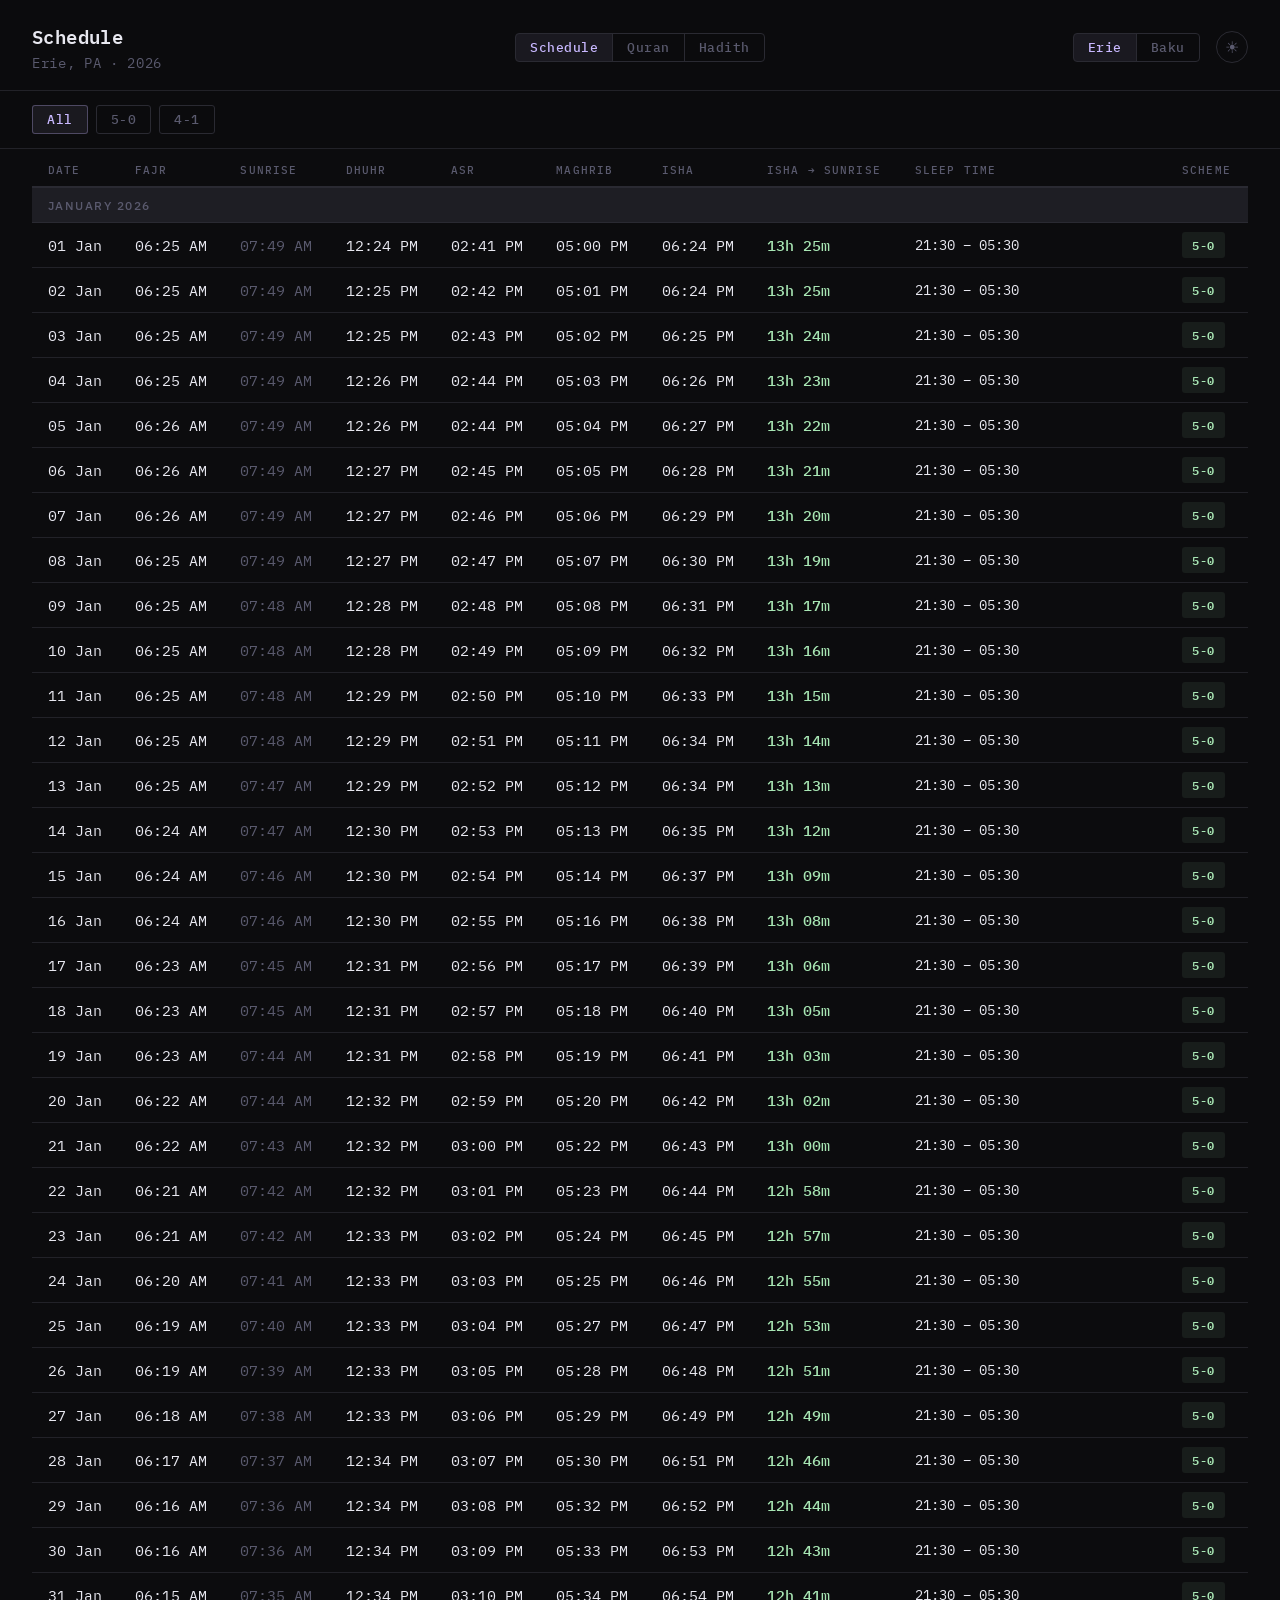
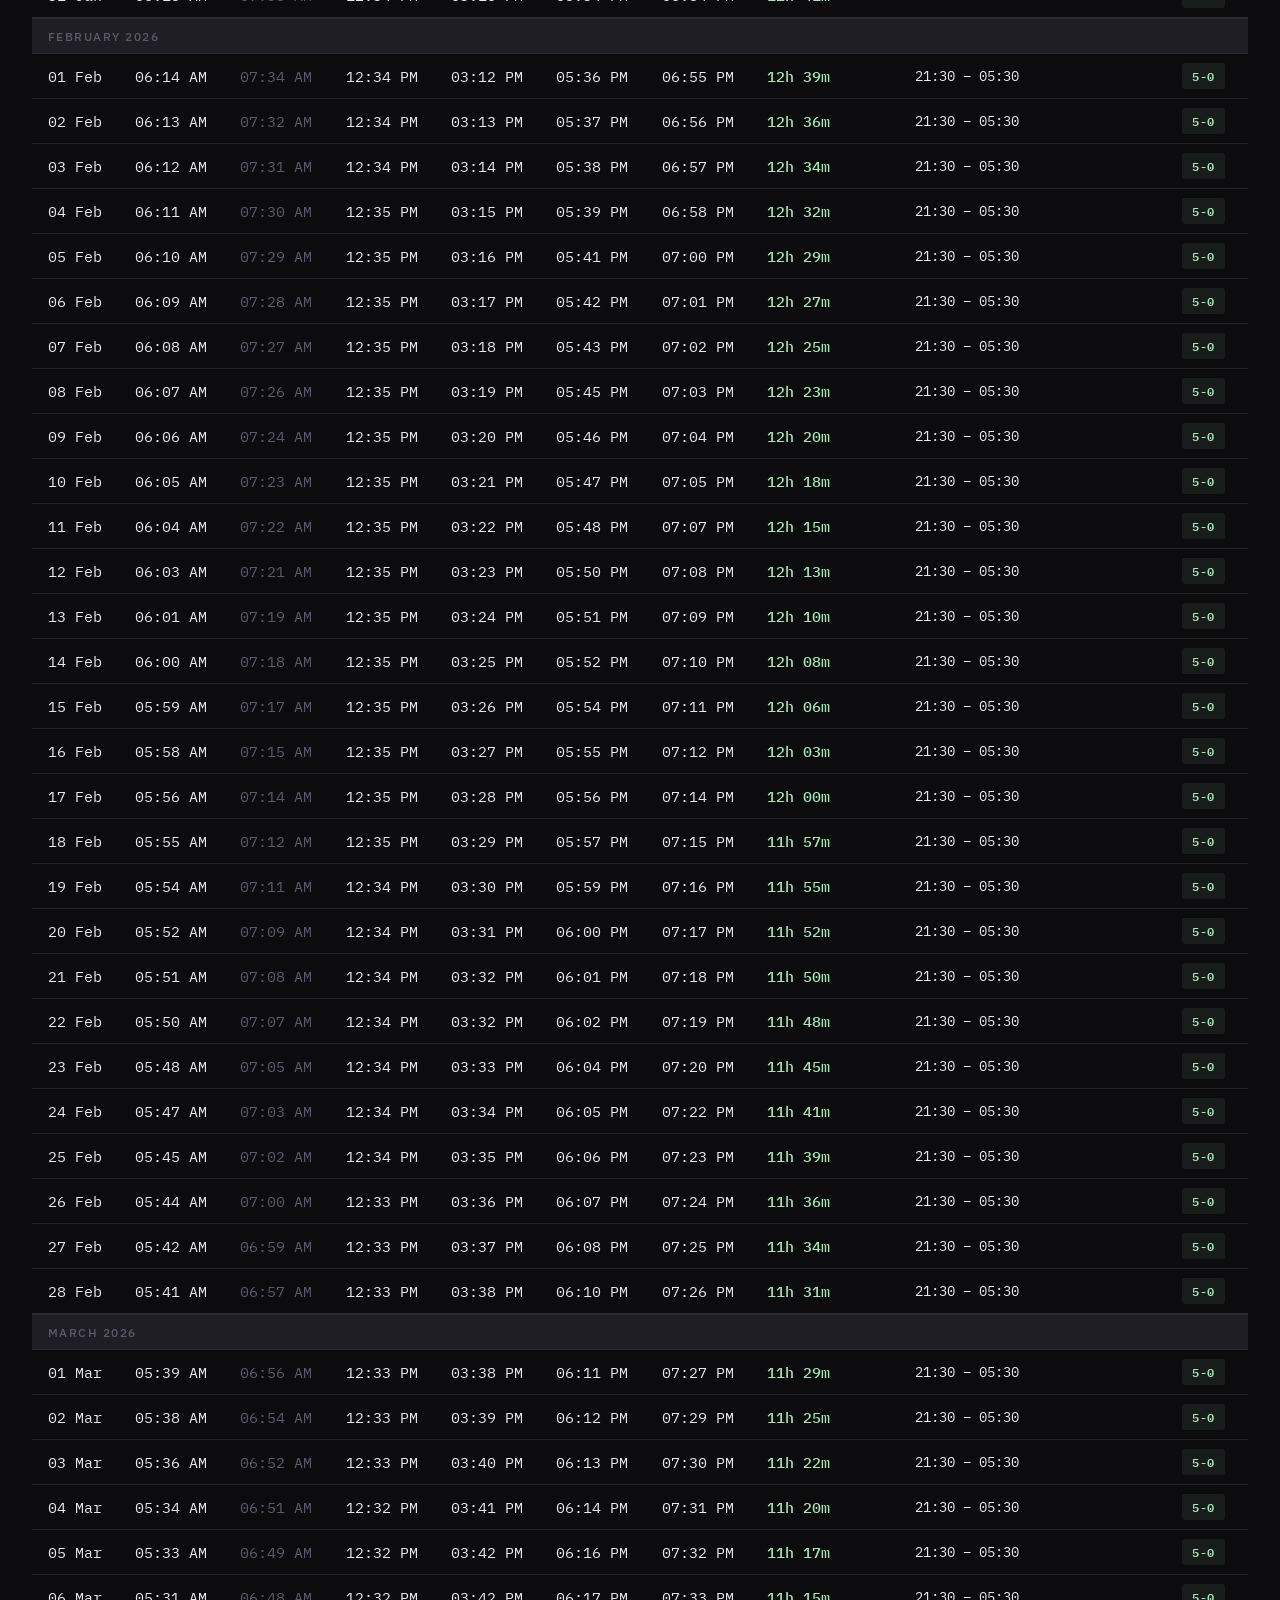
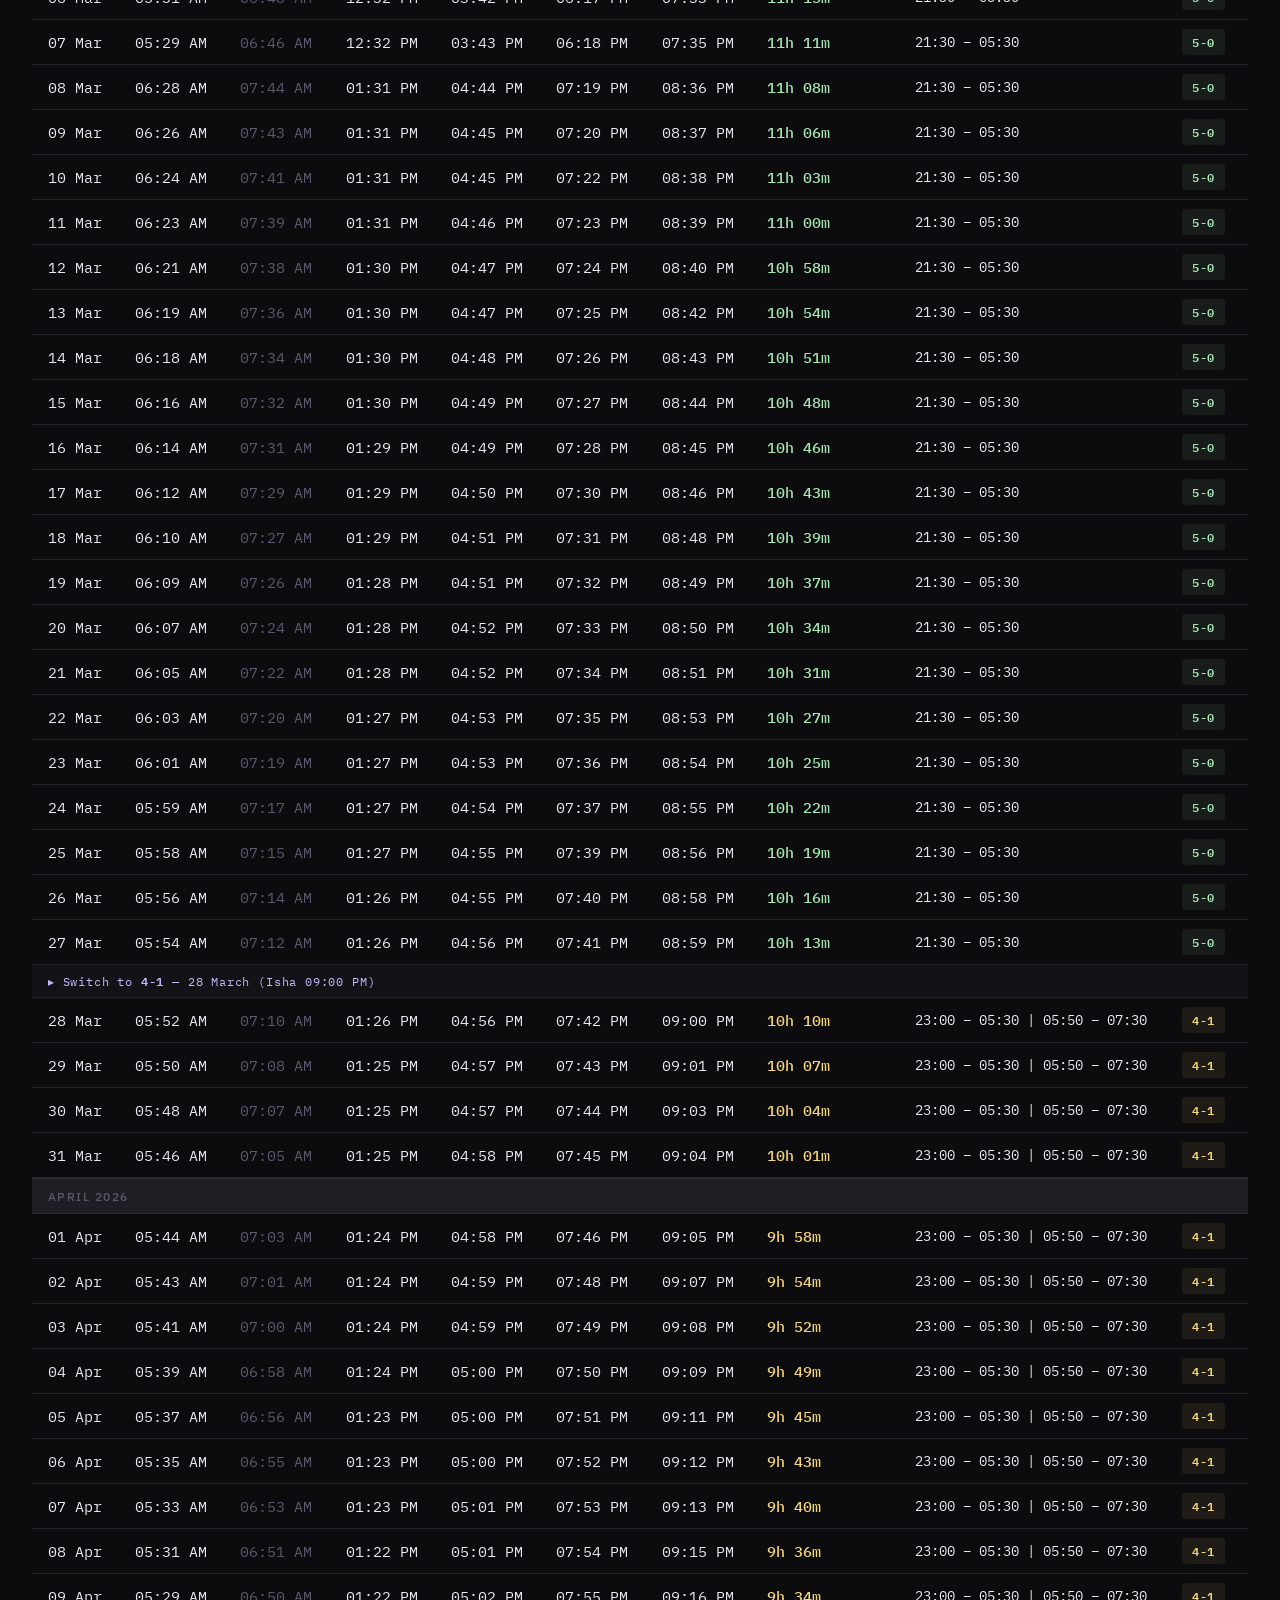
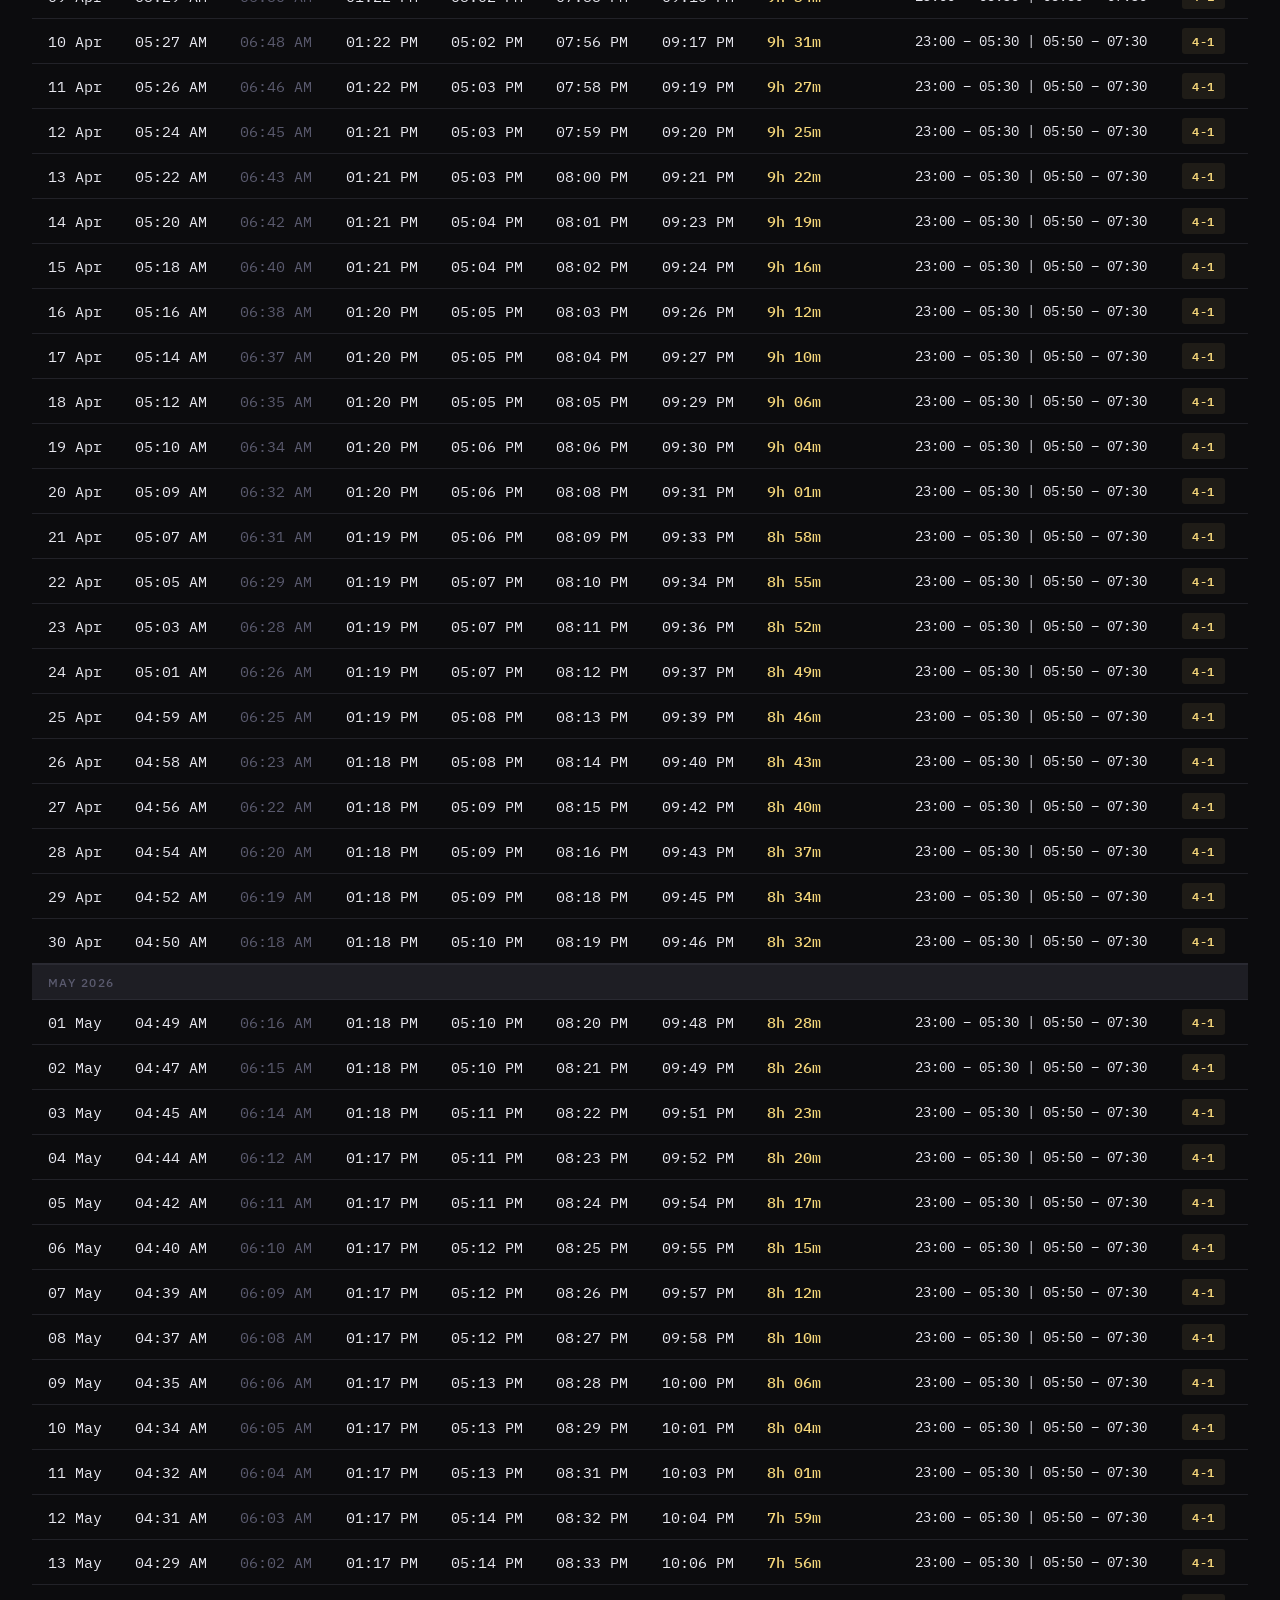
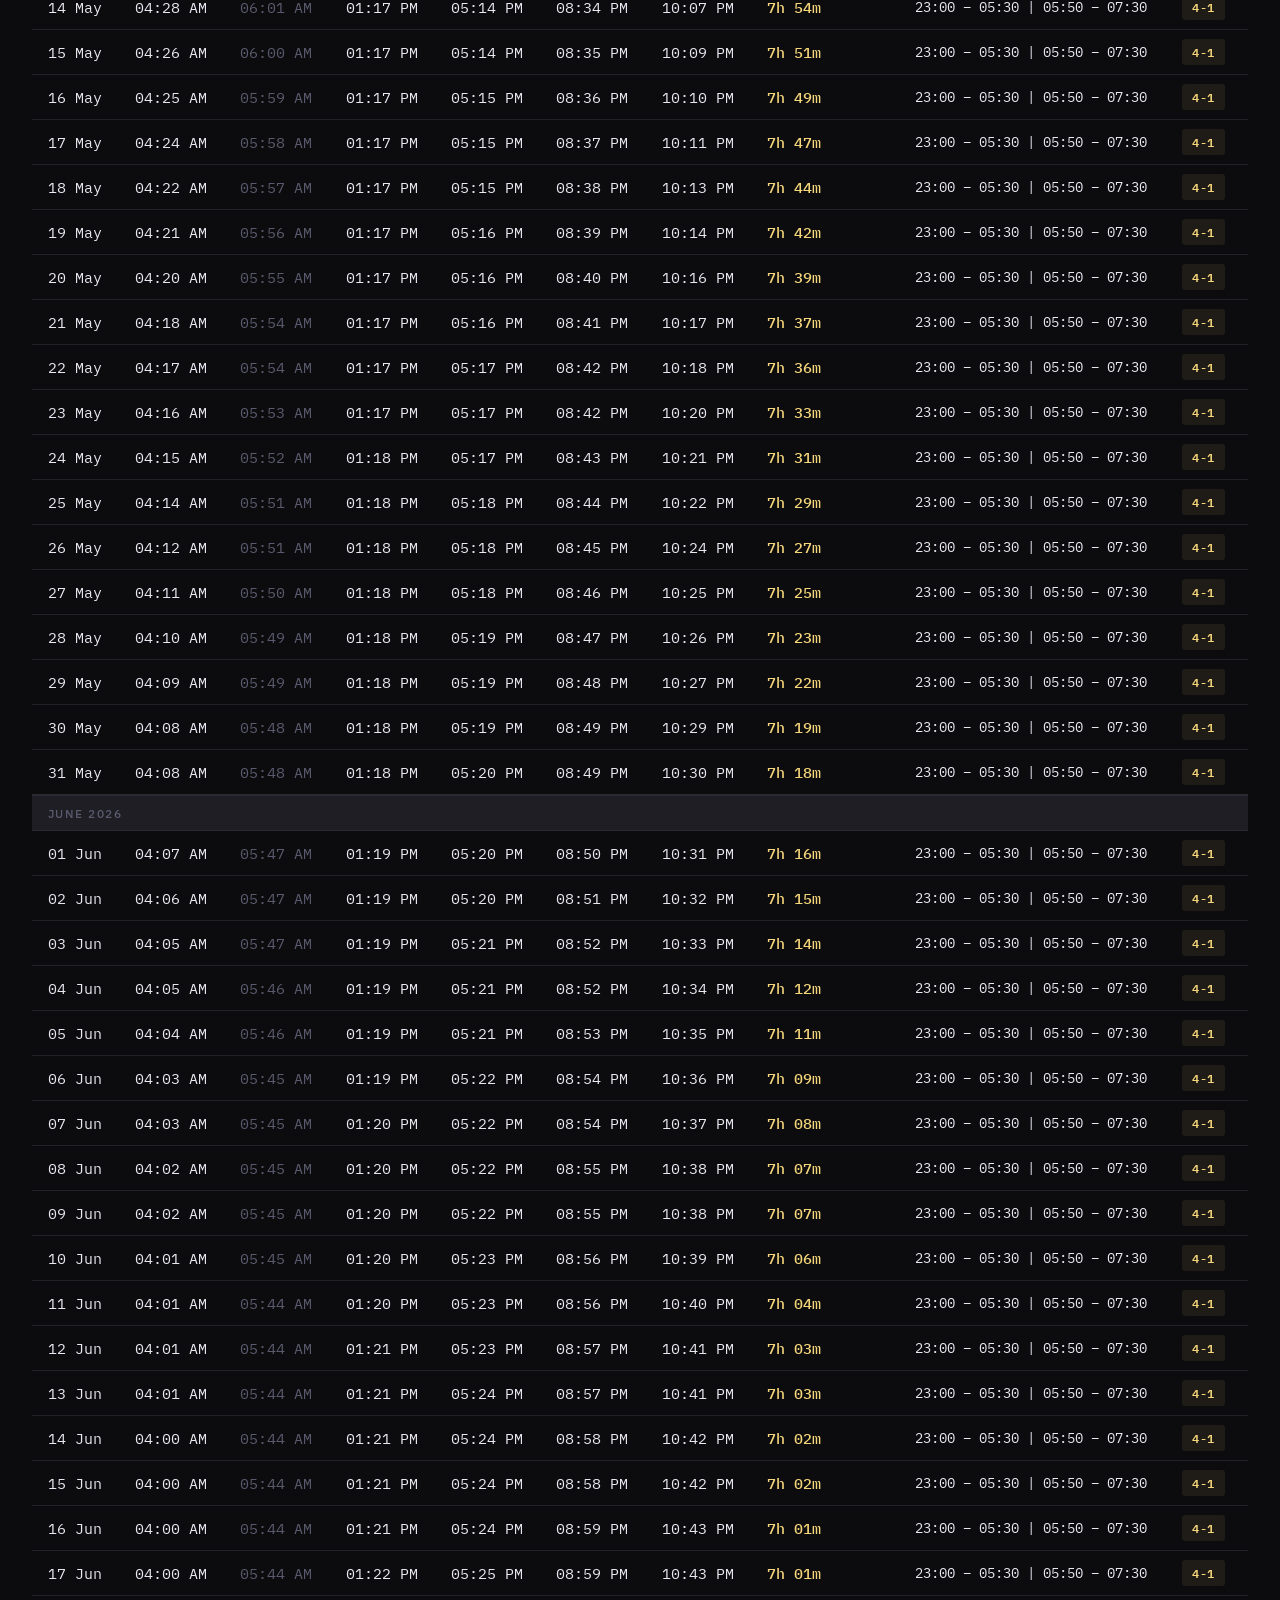
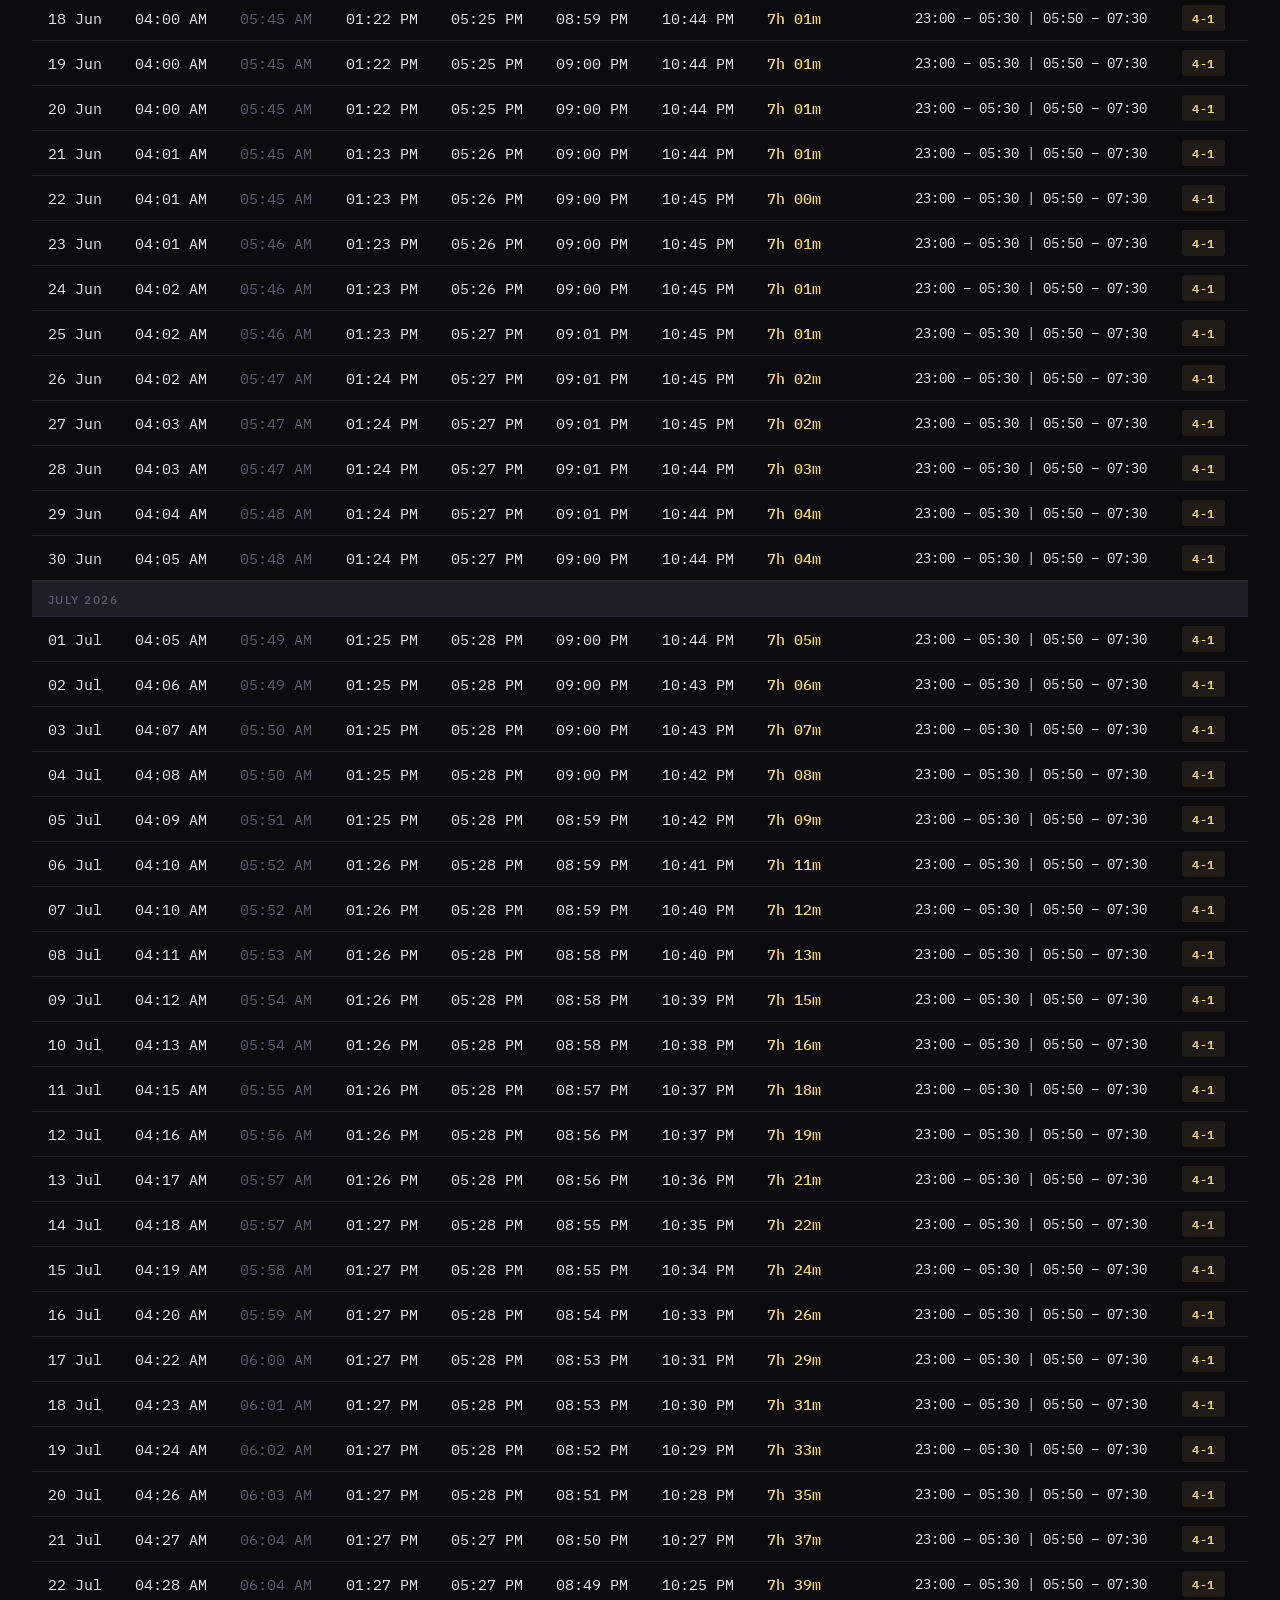
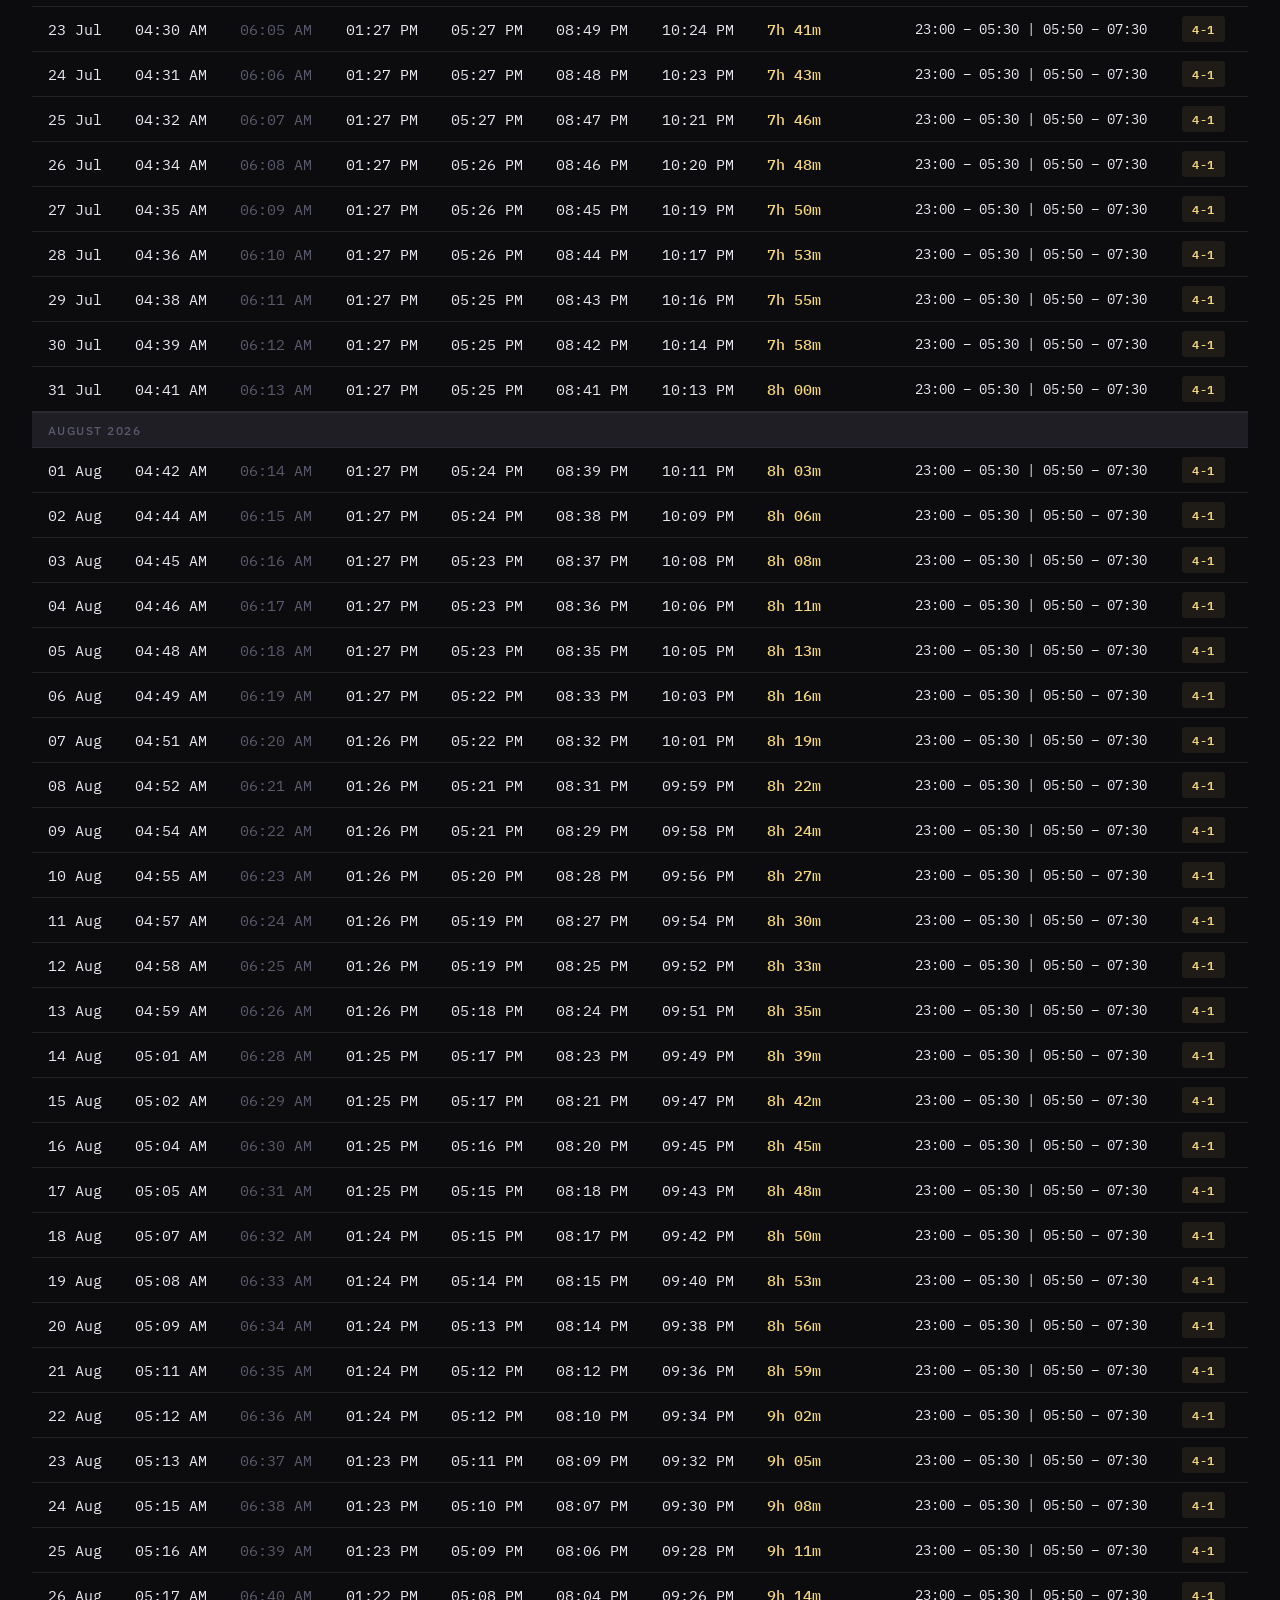
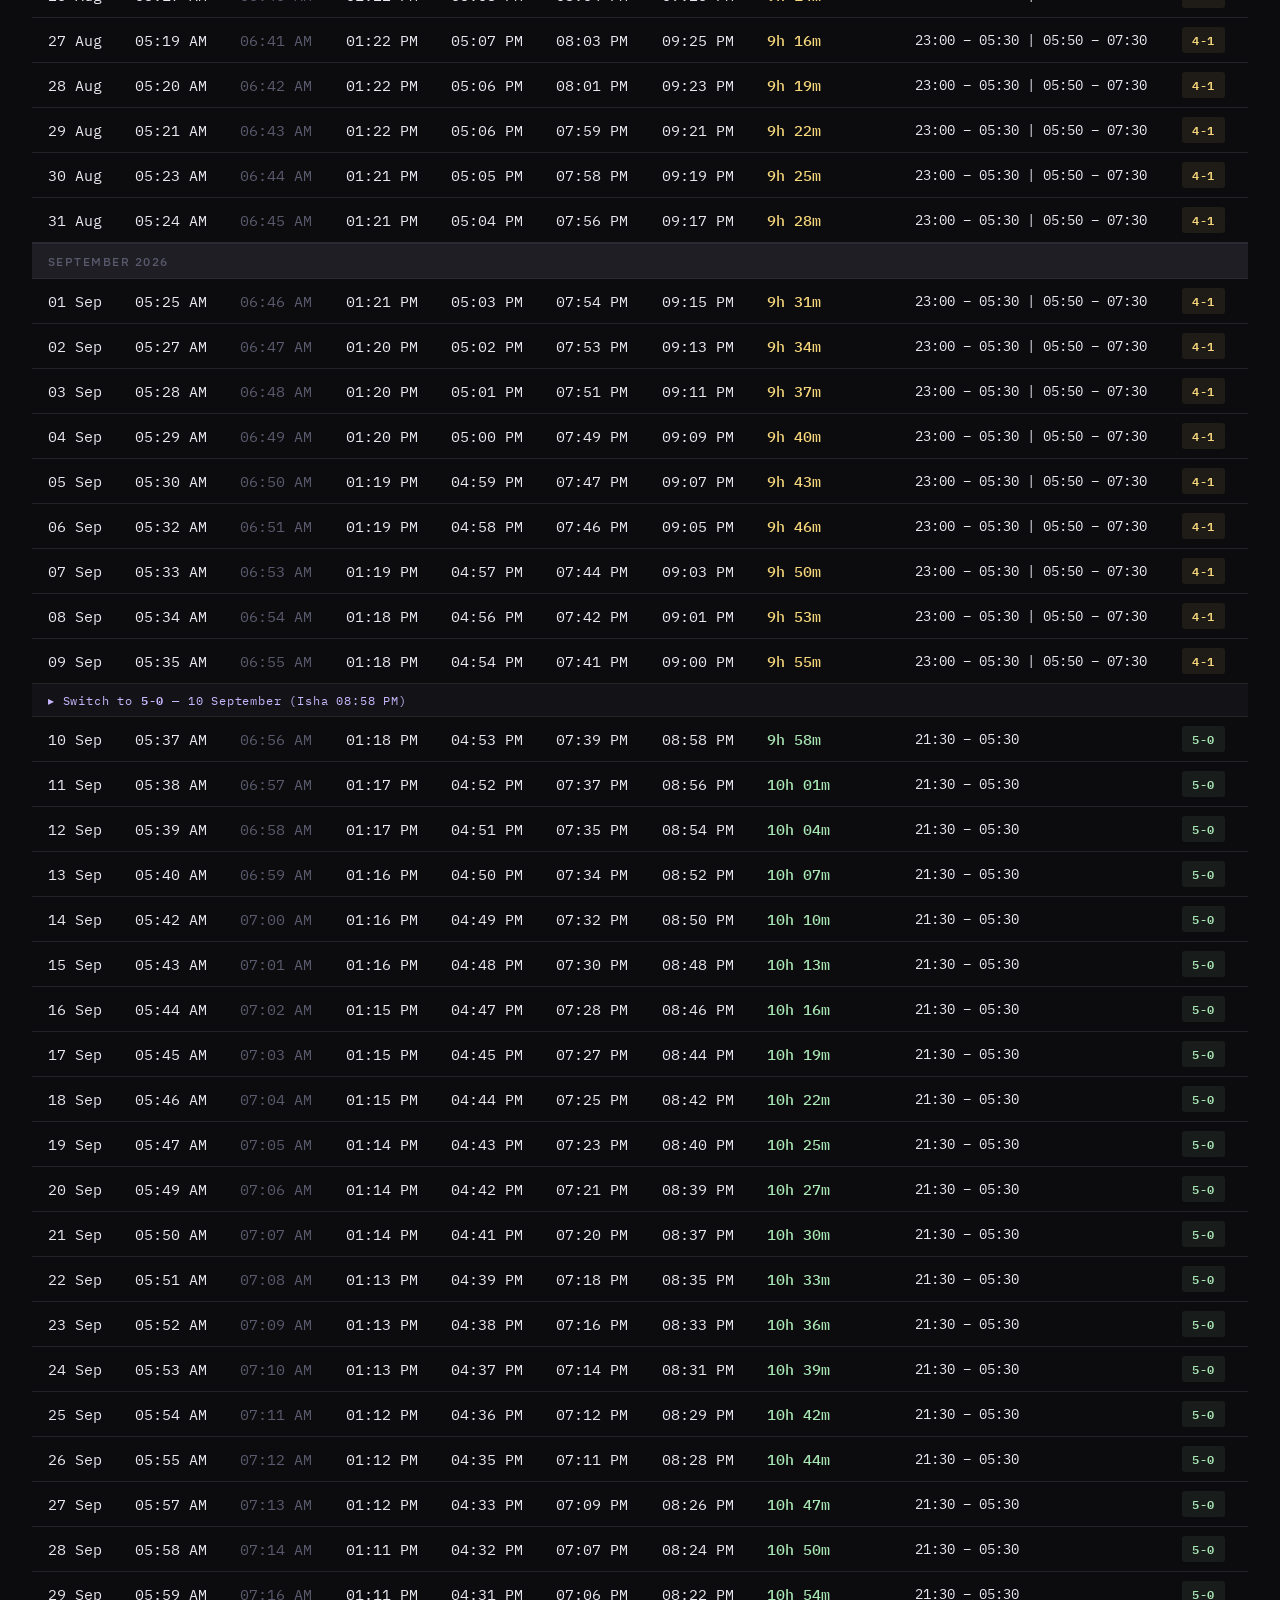
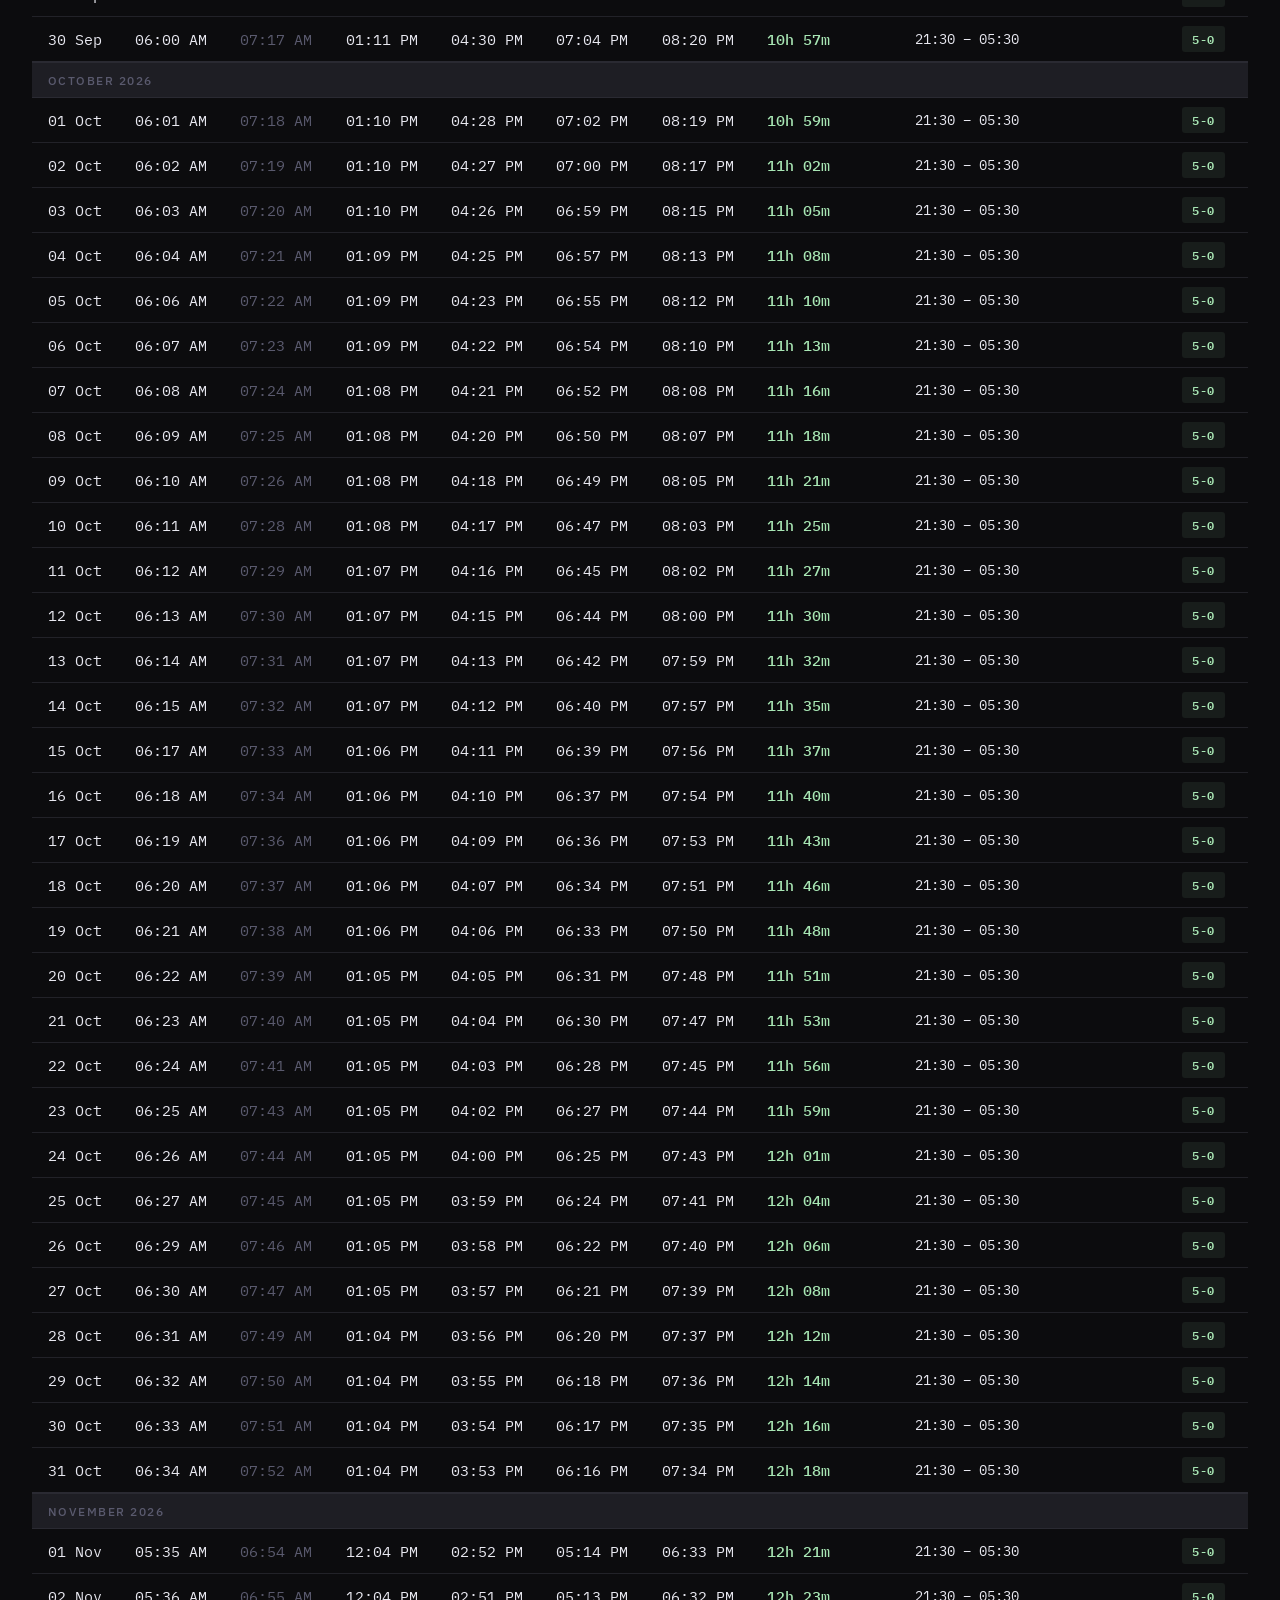
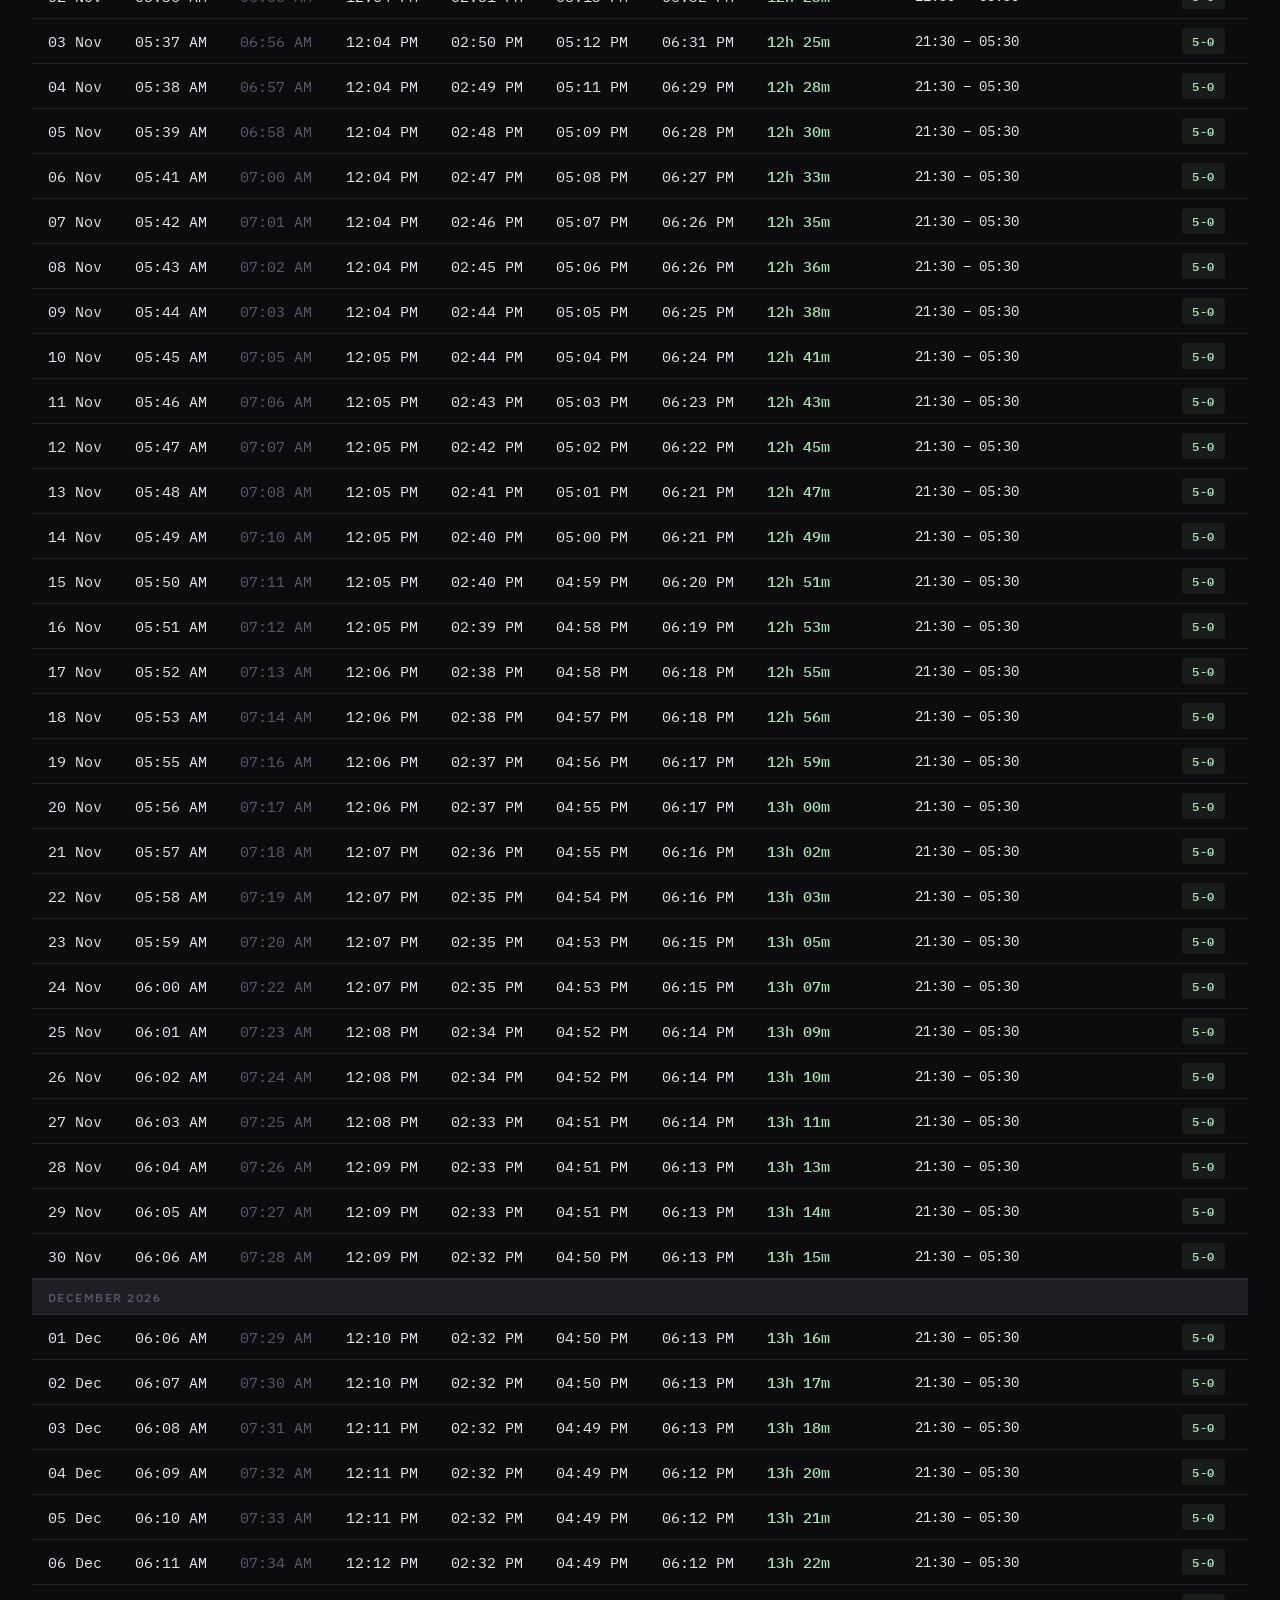
<file: index.html>
<!DOCTYPE html>
<html lang="ru">
<head>
  <meta charset="UTF-8" />
  <meta name="viewport" content="width=device-width, initial-scale=1.0" />
  <title>Schedule</title>
  <link rel="icon" type="image/png" href="sleeping_guy.png" />
  <link rel="stylesheet" href="style.css" />
</head>
<body>

  <div class="header">
    <div class="header-inner">
      <span class="header-title">Schedule</span>
      <span class="header-sub">Erie, PA · 2026</span>
    </div>
    <nav class="site-nav">
      <a href="index.html" class="nav-link active">Schedule</a>
      <a href="quran.html" class="nav-link">Quran</a>
      <a href="hadith.html" class="nav-link">Hadith</a>
    </nav>
    <div class="header-right">
      <div class="city-switcher">
        <button class="city-btn active" data-city="erie">Erie</button>
        <button class="city-btn" data-city="baku">Baku</button>
      </div>
      <button class="theme-btn" id="themeToggle" aria-label="Toggle theme">☀</button>
    </div>
  </div>

  <div class="filter-bar">
    <button class="filter-btn active" data-filter="all">All</button>
    <button class="filter-btn" data-filter="5-0">5-0</button>
    <button class="filter-btn" data-filter="4-1">4-1</button>
  </div>

  <div class="table-wrap">
    <table id="prayerTable">
      <thead>
        <tr>
          <th>Date</th>
          <th>Fajr</th>
          <th>Sunrise</th>
          <th>Dhuhr</th>
          <th>Asr</th>
          <th>Maghrib</th>
          <th>Isha</th>
          <th>Isha → Sunrise</th>
          <th>Sleep Time</th>
          <th>Scheme</th>
        </tr>
      </thead>
      <tbody id="tableBody"></tbody>
    </table>
  </div>

  <script src="data.js"></script>
  <script src="app.js"></script>
</body>
</html>
</file>
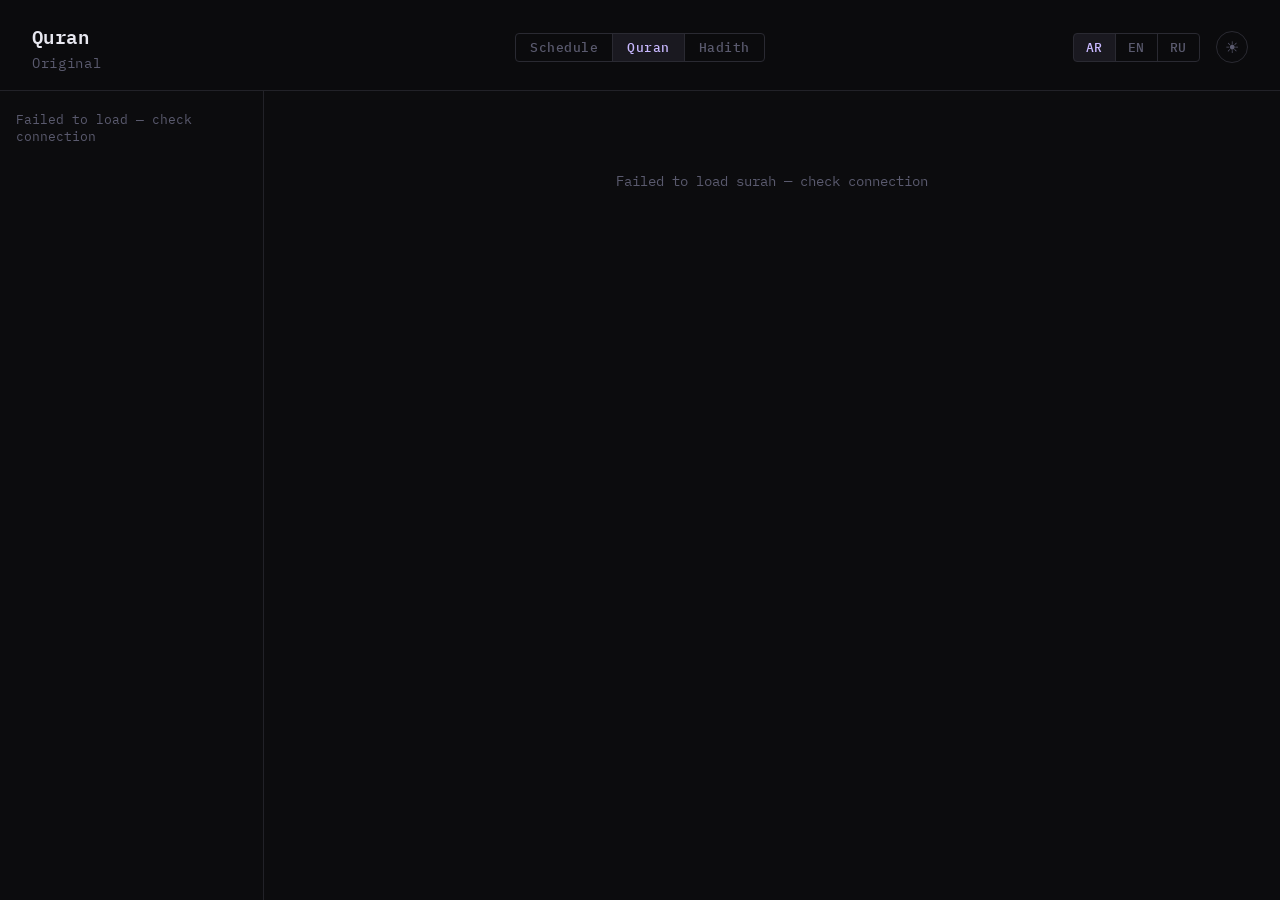
<file: quran.html>
<!DOCTYPE html>
<html lang="en">
<head>
  <meta charset="UTF-8" />
  <meta name="viewport" content="width=device-width, initial-scale=1.0" />
  <title>Quran</title>
  <link rel="icon" type="image/png" href="sleeping_guy.png" />
  <link rel="stylesheet" href="style.css" />
  <link rel="stylesheet" href="quran.css" />
</head>
<body class="quran-page">

  <header class="header quran-header">
    <div class="header-inner">
      <span class="header-title">Quran</span>
      <span class="header-sub" id="headerSub">Original</span>
    </div>
    <nav class="site-nav">
      <a href="index.html" class="nav-link">Schedule</a>
      <a href="quran.html" class="nav-link active">Quran</a>
      <a href="hadith.html" class="nav-link">Hadith</a>
    </nav>
    <div class="header-right">
      <div class="lang-switcher">
        <button class="lang-btn active" data-lang="ar">AR</button>
        <button class="lang-btn" data-lang="en">EN</button>
        <button class="lang-btn" data-lang="ru">RU</button>
      </div>
      <button class="theme-btn" id="themeToggle" aria-label="Toggle theme">☀</button>
    </div>
  </header>

  <div class="quran-layout">
    <aside class="surah-sidebar" id="surahSidebar">
      <div class="sidebar-loading">Loading surahs…</div>
    </aside>
    <main class="quran-content" id="quranContent">
      <div class="content-inner" id="contentInner">
        <div class="content-placeholder">← Select a surah</div>
      </div>
    </main>
  </div>

  <script src="quran.js"></script>
</body>
</html>
</file>
<file: style.css>
@import url('https://fonts.googleapis.com/css2?family=IBM+Plex+Mono:wght@400;500;600&family=IBM+Plex+Sans:wght@300;400;500&display=swap');

*, *::before, *::after { box-sizing: border-box; margin: 0; padding: 0; }

/* DARK THEME (default) */
:root {
  --bg: #0c0c0e;
  --surface: #1e1e24;
  --header-bg: rgba(12,12,14,0.95);
  --border: #222228;
  --border-light: #2a2a32;
  --text: #e8e8f0;
  --muted: #5a5a6e;
  --accent: #c8b8ff;
  --accent-dim: rgba(200,184,255,0.08);
  --c50: #a8e6b4; --c41: #f5d67a;
  --c50-bg: rgba(168,230,180,0.08);
  --c41-bg: rgba(245,214,122,0.08);
}

/* LIGHT THEME */
html[data-theme="light"] {
  --bg: #f5f5f8;
  --surface: #dddde6;
  --header-bg: rgba(245,245,248,0.95);
  --border: #d0d0d8;
  --border-light: #c4c4cc;
  --text: #18181c;
  --muted: #78788c;
  --accent: #7950e8;
  --accent-dim: rgba(121,80,232,0.08);
  --c50: #2a7a40; --c41: #9a6d08;
  --c50-bg: rgba(42,122,64,0.08);
  --c41-bg: rgba(154,109,8,0.08);
}

html { font-size: 18px; }
body { background: var(--bg); color: var(--text); font-family: 'IBM Plex Sans', sans-serif; min-height: 100vh; padding-bottom: 60px; transition: background 0.2s, color 0.2s; }

/* HEADER */
.header {
  display: grid; grid-template-columns: 1fr auto 1fr; align-items: center;
  padding: 22px 32px 18px;
  border-bottom: 1px solid var(--border);
  position: sticky; top: 0;
  background: var(--header-bg); backdrop-filter: blur(10px); z-index: 10;
}
.header-inner { display: flex; flex-direction: column; gap: 2px; }
.header-title { font-family: 'IBM Plex Mono', monospace; font-size: 1.05rem; font-weight: 600; letter-spacing: 0.02em; }
.header-sub { font-size: 0.75rem; color: var(--muted); font-family: 'IBM Plex Mono', monospace; letter-spacing: 0.05em; }
.header-right { display: flex; align-items: center; gap: 16px; justify-content: flex-end; }

/* SITE NAV */
.site-nav { display: flex; gap: 0; border: 1px solid var(--border-light); border-radius: 4px; overflow: hidden; }
.nav-link { font-family: 'IBM Plex Mono', monospace; font-size: 0.72rem; font-weight: 500; padding: 5px 14px; color: var(--muted); text-decoration: none; transition: all 0.15s; letter-spacing: 0.04em; }
.nav-link:not(:last-child) { border-right: 1px solid var(--border-light); }
.nav-link:hover { color: var(--text); }
.nav-link.active { background: var(--accent-dim); color: var(--accent); }

/* CITY SWITCHER */
.city-switcher { display: flex; gap: 0; border: 1px solid var(--border-light); border-radius: 4px; overflow: hidden; }
.city-btn {
  font-family: 'IBM Plex Mono', monospace; font-size: 0.72rem; font-weight: 500;
  padding: 5px 14px; border: none; background: transparent; color: var(--muted);
  cursor: pointer; transition: all 0.15s; letter-spacing: 0.04em;
}
.city-btn:not(:last-child) { border-right: 1px solid var(--border-light); }
.city-btn:hover { color: var(--text); }
.city-btn.active { background: var(--accent-dim); color: var(--accent); }

/* THEME TOGGLE */
.theme-btn {
  width: 32px; height: 32px; border-radius: 50%;
  border: 1px solid var(--border-light); background: transparent;
  color: var(--muted); cursor: pointer; font-size: 0.9rem;
  display: flex; align-items: center; justify-content: center;
  transition: all 0.15s;
}
.theme-btn:hover { color: var(--text); border-color: var(--accent); }

/* FILTER BAR */
.filter-bar { display: flex; gap: 8px; padding: 14px 32px; border-bottom: 1px solid var(--border); position: sticky; top: 82px; background: var(--header-bg); backdrop-filter: blur(10px); z-index: 9; }
.filter-btn {
  font-family: 'IBM Plex Mono', monospace; font-size: 0.72rem; font-weight: 500;
  padding: 5px 14px; border-radius: 3px; border: 1px solid var(--border-light);
  background: transparent; color: var(--muted); cursor: pointer; transition: all 0.15s; letter-spacing: 0.04em;
}
.filter-btn:hover { color: var(--text); border-color: var(--accent); }
.filter-btn.active { background: var(--accent-dim); color: var(--accent); border-color: rgba(200,184,255,0.3); }

/* TABLE */
.table-wrap { padding: 0 32px; overflow-x: visible; }
table { width: 100%; border-collapse: collapse; min-width: 900px; }
th { font-family: 'IBM Plex Mono', monospace; font-size: 0.63rem; font-weight: 500; color: var(--muted); text-transform: uppercase; letter-spacing: 0.1em; padding: 13px 16px 9px; text-align: left; position: sticky; top: 134px; background: var(--bg); box-shadow: 0 1px 0 var(--border-light); z-index: 8; }
td { font-family: 'IBM Plex Mono', monospace; font-size: 0.82rem; padding: 9px 16px; border-bottom: 1px solid var(--border); transition: background 0.1s; }
tbody tr:hover td { background: rgba(128,128,128,0.05); }

tr.month-row td {
  font-family: 'IBM Plex Sans', sans-serif; font-size: 0.68rem; font-weight: 500;
  letter-spacing: 0.12em; text-transform: uppercase; color: var(--muted);
  background: var(--surface); padding: 9px 16px;
  border-bottom: 1px solid var(--border-light); border-top: 2px solid var(--border-light);
  position: sticky; top: 167px; z-index: 7;
}
tbody tr.month-row:hover td { background: var(--surface); }

tr.today td { background: rgba(200,184,255,0.05); }
tr.today td:first-child { border-left: 2px solid var(--accent); }

tr.transition-marker td { background: rgba(200,184,255,0.03); border-top: 1px dashed rgba(200,184,255,0.18); font-size: 0.65rem; color: var(--accent); font-family: 'IBM Plex Mono', monospace; padding: 6px 16px; letter-spacing: 0.07em; }
tr.transition-marker td strong { font-weight: 600; }

.scheme-pill { display: inline-block; font-size: 0.67rem; font-weight: 600; padding: 3px 10px; border-radius: 3px; letter-spacing: 0.05em; }
.scheme-50 { background: var(--c50-bg); color: var(--c50); }
.scheme-41 { background: var(--c41-bg); color: var(--c41); }

.interval { font-weight: 500; }
.interval.good { color: var(--c50); }
.interval.mid  { color: var(--c41); }

.sleep-time { font-size: 0.75rem; color: var(--text); white-space: nowrap; }

tr.hidden { display: none; }

@media (max-width: 600px) {
  .header, .filter-bar, .table-wrap { padding-left: 14px; padding-right: 14px; }
  .header { flex-wrap: wrap; gap: 10px; }
  th, td { padding: 8px 10px; font-size: 0.73rem; }
}
</file>
<file: quran.css>
@import url('https://fonts.googleapis.com/css2?family=Amiri:wght@400;700&display=swap');

/* Override body for full-height quran layout */
body.quran-page {
  height: 100vh;
  overflow: hidden;
  display: flex;
  flex-direction: column;
  padding-bottom: 0;
  min-height: unset;
}

/* QURAN HEADER — base layout comes from .header in style.css */
.quran-header {
  flex-shrink: 0;
}

/* SCROLLBARS */
.surah-sidebar,
.quran-content {
  scrollbar-width: thin;
  scrollbar-color: var(--border-light) transparent;
}
.surah-sidebar::-webkit-scrollbar,
.quran-content::-webkit-scrollbar {
  width: 5px;
}
.surah-sidebar::-webkit-scrollbar-track,
.quran-content::-webkit-scrollbar-track {
  background: transparent;
}
.surah-sidebar::-webkit-scrollbar-thumb,
.quran-content::-webkit-scrollbar-thumb {
  background: var(--border-light);
  border-radius: 999px;
  transition: background 0.2s;
}
.surah-sidebar::-webkit-scrollbar-thumb:hover,
.quran-content::-webkit-scrollbar-thumb:hover {
  background: var(--accent);
}

/* LANG SWITCHER */
.lang-switcher { display: flex; gap: 0; border: 1px solid var(--border-light); border-radius: 4px; overflow: hidden; }
.lang-btn {
  font-family: 'IBM Plex Mono', monospace; font-size: 0.72rem; font-weight: 500;
  padding: 5px 12px; border: none; background: transparent; color: var(--muted);
  cursor: pointer; transition: all 0.15s; letter-spacing: 0.04em;
}
.lang-btn:not(:last-child) { border-right: 1px solid var(--border-light); }
.lang-btn:hover { color: var(--text); }
.lang-btn.active { background: var(--accent-dim); color: var(--accent); }

/* MAIN LAYOUT */
.quran-layout {
  flex: 1;
  display: flex;
  overflow: hidden;
}

/* SIDEBAR */
.surah-sidebar {
  width: 264px;
  flex-shrink: 0;
  border-right: 1px solid var(--border);
  overflow-y: auto;
}

.surah-item {
  display: flex;
  align-items: center;
  gap: 10px;
  padding: 10px 16px;
  cursor: pointer;
  border-bottom: 1px solid var(--border);
  transition: background 0.1s;
}
.surah-item:hover { background: rgba(128,128,128,0.05); }
.surah-item.active { background: var(--accent-dim); }

.surah-num {
  font-family: 'IBM Plex Mono', monospace;
  font-size: 0.63rem;
  color: var(--muted);
  width: 22px;
  flex-shrink: 0;
  text-align: right;
}
.surah-names { flex: 1; display: flex; flex-direction: column; gap: 1px; }
.surah-en-name { font-family: 'IBM Plex Mono', monospace; font-size: 0.72rem; color: var(--text); }
.surah-subtitle { font-family: 'IBM Plex Mono', monospace; font-size: 0.6rem; color: var(--muted); }
.surah-ar-name { font-family: 'Amiri', serif; font-size: 1rem; color: var(--muted); flex-shrink: 0; }
.surah-item.active .surah-ar-name { color: var(--accent); }
.surah-item.active .surah-en-name { color: var(--accent); }

.sidebar-loading {
  padding: 20px 16px;
  font-family: 'IBM Plex Mono', monospace;
  font-size: 0.72rem;
  color: var(--muted);
}

/* CONTENT AREA */
.quran-content {
  flex: 1;
  overflow-y: auto;
}

.content-inner {
  max-width: 780px;
  margin: 0 auto;
  padding: 40px 48px 80px;
}

.content-placeholder {
  padding: 60px 48px;
  font-family: 'IBM Plex Mono', monospace;
  font-size: 0.8rem;
  color: var(--muted);
}

.loading-text {
  padding: 40px 0;
  font-family: 'IBM Plex Mono', monospace;
  font-size: 0.8rem;
  color: var(--muted);
  text-align: center;
}

/* SURAH HEADER IN CONTENT */
.surah-title {
  text-align: center;
  margin-bottom: 40px;
  padding-bottom: 28px;
  border-bottom: 1px solid var(--border);
}
.surah-title-ar {
  font-family: 'Amiri', serif;
  font-size: 2.2rem;
  color: var(--text);
  display: block;
  margin-bottom: 8px;
}
.surah-title-info {
  font-family: 'IBM Plex Mono', monospace;
  font-size: 0.68rem;
  color: var(--muted);
  letter-spacing: 0.05em;
}

/* ARABIC VERSES */
.ayahs-ar {
  direction: rtl;
  text-align: justify;
  font-family: 'Amiri', serif;
  font-size: 1.65rem;
  line-height: 3;
  color: var(--text);
}
.ayah-marker {
  font-family: 'Amiri', serif;
  font-size: 1.1rem;
  color: var(--accent);
  margin: 0 2px;
}

/* TRANSLATION VERSES */
.ayah-row {
  display: flex;
  gap: 16px;
  padding: 14px 0;
  border-bottom: 1px solid var(--border);
}
.ayah-row:last-child { border-bottom: none; }
.ayah-num {
  font-family: 'IBM Plex Mono', monospace;
  font-size: 0.65rem;
  color: var(--accent);
  min-width: 28px;
  padding-top: 3px;
  flex-shrink: 0;
}
.ayah-text {
  font-family: 'IBM Plex Sans', sans-serif;
  font-size: 0.95rem;
  line-height: 1.8;
  color: var(--text);
}

@media (max-width: 700px) {
  .surah-sidebar { width: 200px; }
  .content-inner { padding: 24px 20px 60px; }
  .quran-header { padding: 12px 14px; }
  .surah-ar-name { display: none; }
}
</file>
